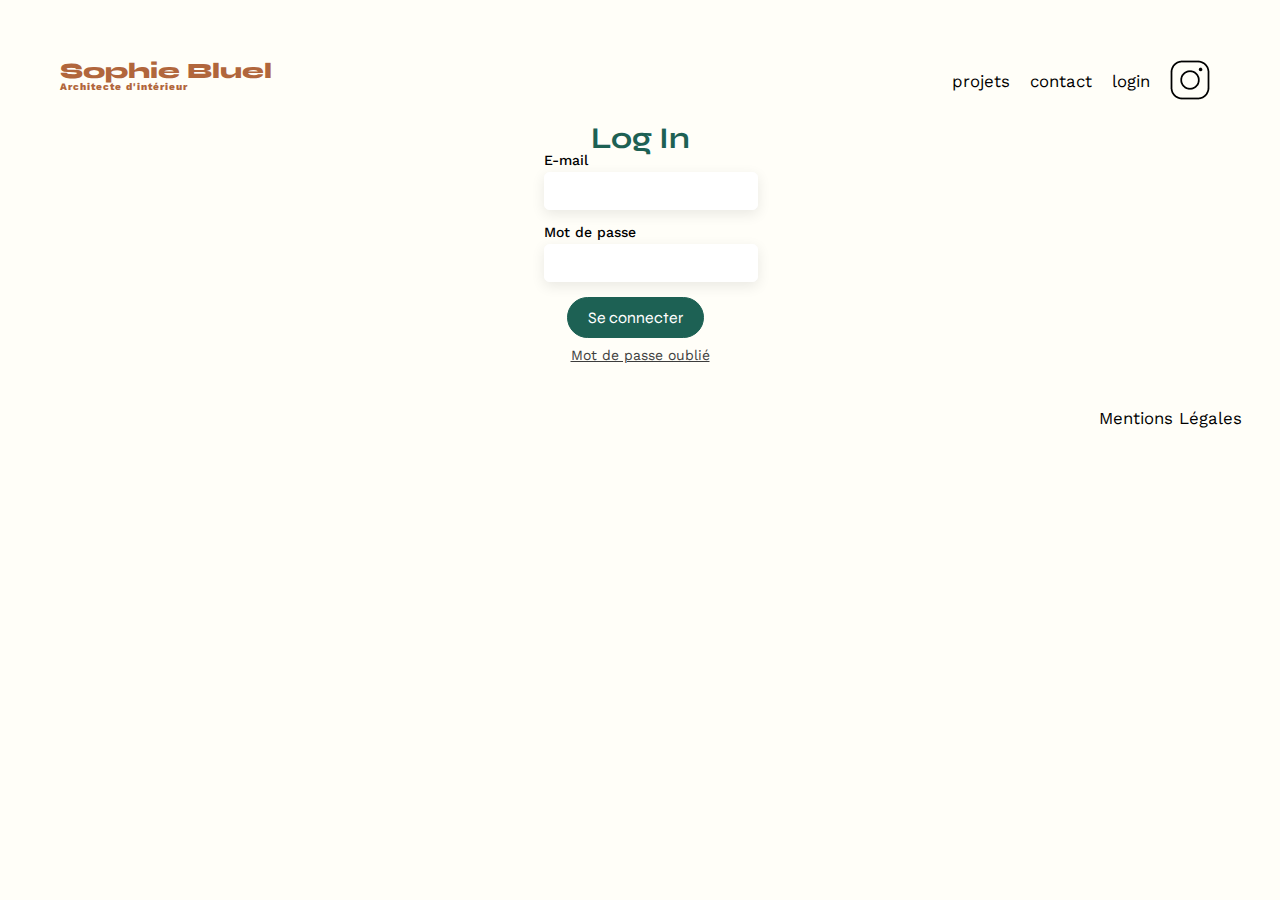
<file: FrontEnd/connexion.html>
<!DOCTYPE html>
<html lang="fr">
<head>
	<meta charset="UTF-8">
	<title>Sophie Bluel - Architecte d'intérieur</title>
	<meta name="viewport" content="width=device-width, initial-scale=1.0">
	<link rel="preconnect" href="https://fonts.googleapis.com">
	<link rel="preconnect" href="https://fonts.gstatic.com" crossorigin>
	<link href="https://fonts.googleapis.com/css2?family=Syne:wght@700;800&family=Work+Sans&display=swap" rel="stylesheet">
	<meta name="description" content="">
	<link rel="stylesheet" href="./assets/style.css">
	<script src="./login.js"></script>
	<script src="./logout.js"></script>	
</head>
<header >
	
	<h1>Sophie Bluel <span>Architecte d'intérieur</span></h1>
	<nav>
		<ul>
			<li><a href="index.html">projets</li></a>
			<li>contact</li>
			<li><a href="connexion.html">login</li></a>
			<li><img src="./assets/icons/instagram.png" alt="Instagram"></li>
		</ul>
	</nav>

</header>
<div class="login-container">
	<h2>Log In</h2>
	<form id="loginForm" action="#" method="post">
	  <div class="form-group">
		<label for="email">E-mail</label>
		<input type="email" id="email" name="email">
	  </div>
	  <div class="form-group">
		<label for="password">Mot de passe</label>
		<input type="password" id="password" name="password">
	  </div>
	  <button type="submit">Se connecter</button>
	  <a href="#" class="forgot-password">Mot de passe oublié</a>
	  <p id="error-message" class="erreurred">E-mail ou mot de passe incorrect.</p>
	</form>
</div>  
  <footer>
	<nav>
		<ul>
			<li>Mentions Légales</li>
		</ul>
	</nav>
</footer>
</body>
</html>
</file>
<file: FrontEnd/assets/style.css>
/* http://meyerweb.com/eric/tools/css/reset/
   v2.0 | 20110126
   License: none (public domain)
*/

html, body, div, span, applet, object, iframe,
h1, h2, h3, h4, h5, h6, p, blockquote, pre,
a, abbr, acronym, address, big, cite, code,
del, dfn, em, img, ins, kbd, q, s, samp,
small, strike, strong, sub, sup, tt, var,
b, u, i, center,
dl, dt, dd, ol, ul, li,
fieldset, form, label, legend,
table, caption, tbody, tfoot, thead, tr, th, td,
article, aside, canvas, details, embed,
figure, figcaption, footer, header, hgroup,
menu, nav, output, ruby, section, summary,
time, mark, audio, video {
	margin: 0;
	padding: 0;
	border: 0;
	font-size: 100%;
	font: inherit;
	vertical-align: baseline;
}

main{
	display: flex;
    flex-direction: column;
    justify-content: center;
    align-items: center;
	margin: 10px;
}

ol, ul {
	list-style: none;
}
blockquote, q {
	quotes: none;
}
blockquote:before, blockquote:after,
q:before, q:after {
	content: '';
	content: none;
}
table {
	border-collapse: collapse;
	border-spacing: 0;
}
/** end reset css**/
body {
	line-height: 1;
	
	font-family: 'Work Sans' ;
	font-size: 14px;
}
header {
	display: flex;
	justify-content: space-between;
	
	position: relative;
}
section {
	margin: 50px 0;
	max-width: 1850px;
}

h1{
	display: flex;
	flex-direction: column;
	font-family: 'Syne';
	font-size: 22px;
	font-weight: 800;
	color: #B1663C;
	margin-top: 60px;
	margin-left: 60px;
}

h1  span {
	font-family: 'Work Sans';
	font-size:10px;
	letter-spacing: 0.1em;
;
}

h2{
	font-family: 'Syne';
	font-weight: 700;
	font-size: 30px;
	color: #1D6154
}
nav ul {
	display: flex;
	align-items: center;
	list-style-type: none;
	margin-top: 60px;
	margin-right: 60px;

}
nav li {
	padding: 0 10px;
	font-size: 1.2em;
}

li:hover {
	color: #B1663C;
}
#introduction {
	display: flex;
	align-items: center;
}
#introduction figure {
	flex: 1
}
#introduction img {
	display: block;
	/*margin: auto;*/
	width: 80%;
}

#introduction article {
	flex: 1
}
#introduction h2 {
	margin-bottom: 1em;
}

#introduction p {
	margin-bottom: 0.5em;
}
#portfolio h2 {
	text-align: center;
	margin-bottom: 1em;
}
.gallery {
	width: 100%;
	display: grid;
	grid-template-columns: 1fr 1fr 1fr;
	grid-column-gap: 20px;
	grid-row-gap: 20px;
}

.gallery img {
	width: 100%;

}
#contact {
	width: 50%;
margin: auto;
}
#contact > * {
	text-align: center;

}
#contact h2{
	margin-bottom: 20px;
}
#contact form {
	text-align: left;
	margin-top:30px;
	display: flex;
	flex-direction: column;
}

#contact input {
	height: 50px;
	font-size: 1.2em;
	border: none;
	box-shadow: 0px 4px 14px rgba(0, 0, 0, 0.09);
}
#contact label {
	margin: 2em 0 1em 0;
}
#contact textarea {
	border: none;
	box-shadow: 0px 4px 14px rgba(0, 0, 0, 0.09);
}

input[type="submit"]{
	font-family: 'Syne';
	font-weight: 700;
	color: white;
	background-color: #1D6154;
	margin : 2em auto ;
	width: 180px;
	text-align: center;
	border-radius: 60px ;
}

footer nav ul {
	display: flex;
	justify-content: flex-end;
	margin: 2em;
}
/* fond */ 
body{
	background-color:#FFFEF8;
	;
}
/* Styles de base pour les boutons */
.categories button {
	border: 1px solid #1D6154; /* Couleur de la bordure */
	border-radius: 25px; /* Coins arrondis */
	padding: 10px 20px; /* Espacement interne */
	margin-right: 10px; /* Espacement entre les boutons */
	background-color: white; /* Fond blanc */
	color: #1D6154; /* Couleur du texte */
	font-family: 'Syne', sans-serif; /* Police */
	font-size: 16px;
	cursor: pointer;
  }
  
  /* Style pour le bouton actif */
  .categories button.active {
	background-color: #1D6154; /* Couleur de fond pour le bouton actif */
	color: white; /* Texte blanc */
  }
  /* section projet*/
.categories {
	display: flex;
	justify-content: center; /* Centre les boutons horizontalement */
	align-items: center; /* Aligne les boutons verticalement */
	margin-top: 20px; /* Espace au-dessus des boutons */
	margin-bottom: 20px; /* Espace au-dessous des boutons */
  }
/*Page de connexion*/

  .login-container {
	max-width: 15vw;
	margin: 0 auto;
	padding: 20px;
	text-align: center;
  }
  
  .login-container button{
	border: 1px solid #1D6154 ; /* Couleur de la bordure */
	border-radius: 25px; /* Coins arrondis */
	padding: 10px 20px; /* Espacement interne */
	margin-right: 10px; /* Espacement entre les boutons */
	background-color: #1D6154; /* Fond vert */
	color: white; /* Couleur du texte */
	font-family: 'Syne', sans-serif; /* Police */
	font-size: 16px;
	cursor: pointer;
  }
  
  #add-photo:disabled {
	background-color: #ccc; /* Gris clair */
	cursor: not-allowed;
	color: #666; /* Couleur de texte atténuée */
  }
  #add-photo.active {
	border: 1px solid #1D6154 ; /* Couleur de la bordure */
	border-radius: 25px; /* Coins arrondis */
	padding: 10px 20px; /* Espacement interne */
	margin-right: 10px; /* Espacement entre les boutons */
	background-color: #1D6154; /* Fond vert */
	color: white; /* Couleur du texte */
	font-family: 'Syne', sans-serif; /* Police */
	font-size: 16px;
	cursor: pointer;
  }
  #add-photo {
	border: 1px solid #1D6154 ; /* Couleur de la bordure */
	border-radius: 25px; /* Coins arrondis */
	padding: 10px 20px; /* Espacement interne */
	margin-right: 10px; /* Espacement entre les boutons */
	background-color: #1D6154; /* Fond vert */
	color: white; /* Couleur du texte */
	font-family: 'Syne', sans-serif; /* Police */
	font-size: 16px;
	cursor: pointer;
  } 
  .form-group {
	margin-bottom: 15px;
  }
  
  .form-group label {
	display: block;
	font-size: 14px;
	margin-bottom: 5px;
	text-align: start;
	font-family: Work Sans;
	font-weight:500;
  }
  
  .form-group input {
	width: 100%;
	padding: 10px;
	border: 1px solid #FFFFFF;
	border-radius: 5px;
	font-size: 14px;
	box-shadow: 0px 4px 14px 0px #00000017;
  }
    
  .forgot-password {
	display: block;
	margin-top: 10px;
	font-size: 14px;
	color: #3D3D3D;
	text-decoration: underline;
  }
  
  /* Hyperlien*/
  a{
	text-decoration: none;
	color: #000;
  }
  #auth-link:hover {
	color: #B1663C; /* Couleur au survol */
  }

  /*fontawesome */
  i{
	margin-right: 5px;
  }

  /* Bouton modifier*/
  #edit-button{
	font-family: Work Sans;
	font-size: 14px;
	border: none;
	background-color: transparent;
  }

  /* Style de base pour la modale */

h4 {
	font-family: Work Sans;
	font-size: 26px;
	font-weight: 400;
	line-height: 30.5px;
	text-align: center;
	margin-bottom: 10px;
}

.modal {
	display: none;
	position: fixed;
	z-index: 1;
	left: 0;
	top: 0;
	width: 100%;
	height: 100%;
	overflow: auto;
	background-color: rgb(0,0,0);
	background-color: rgba(0,0,0,0.4);
  }
  .bandeau{
	background-color: #000;
	color: white;
	width: 100%;
	display: flex;
	align-items: center;
    justify-content: center;
	position: absolute;
	padding: 10px 0;
	
  }

  .SB{
	margin-top: 1000px;
  }
  
  /* Contenu de la modale */
  .modal-content {
	background-color: #fefefe;
	margin: 15% auto;
	padding: 30px;
	border: 1px solid #888;
	width: 80%;
	max-width: 600px;
	border-radius: 10px;
  }
  
  /* Bouton fermer (X) */
  .close {
	color: #aaa;
	float: right;
	font-size: 28px;
	font-weight: bold;
  }
  
  .close:hover,
  .close:focus {
	color: black;
	text-decoration: none;
	cursor: pointer;
  }

  #modal-gallery .work {
    position: relative;
    width: 77px;
    height: 102px;
    margin: 5px;
    display: inline-block;
    overflow: hidden;
}

#modal-gallery .work img {
    width: 100%;
    height: 100%;
    object-fit: cover;
}

#modal-gallery .work .delete-icon {
    position: absolute;
    top: 5px;
    right: 5px;
    cursor: pointer;
	background-color: #000;
	color: #FFFFFF;
	width: 20px; 
    height: 20px; 
	display: flex;
	align-items: center;
	justify-content: center;
	border-radius: 3px;
}

#modal-gallery.gallery{
    display: flex;
    flex-wrap: wrap;
    justify-content: flex-start;
    align-content: center;
	grid-column-gap: 0px;
    grid-row-gap: 0px;
	margin-left: 30px;
}

#add-photo{
	margin-top: 20px;	
}
 
.apho {
	display: flex;
	justify-content: center;
}

hr {
	border: none;
	height: 1px;
	background-color: #B3B3B3; /* Couleur de la ligne */
	margin-top: 50px;
	max-width: 530px;
}



input[type="text"], select {
    width: 100%;
    padding: 10px;
    margin: 10px 0;
    box-sizing: border-box;
    border-radius: 4px;
    border: 1px solid #cccccc;
    font-size: 16px;
}

.photo-container {
    margin: 20px;
	padding-bottom: 10px;
	padding-top: 10px;
    text-align: center;
	background-color: #E8F1F6;
	border-radius: 3px;
}

.photo-label .photo-box img {
    max-width: 100%;
    height: auto;
    margin-bottom: 10px;
	
}


.photo-label .photo-box i {
    font-size: 30px;
    color: #cccccc;
}

.photo-label .photo-box button {
    margin-top: 10px;
    font-size: 18px;
    color: #666666;
	border-radius: 50px 50px 50px 50px;
	color: #306685;
	background-color:  #CBD6DC;
	border: transparent;
}

.photo-label .photo-box p {
    font-size: 12px;
    color: #999999;
}

#picto{
	font-size: 500%;
	color: #B9C5CC;
	display: flex;
	justify-content: center;
}

#preview{
	max-width: 200px;
	
}
.erreurred{
	color: red; 
	display: none;
}
</file>
